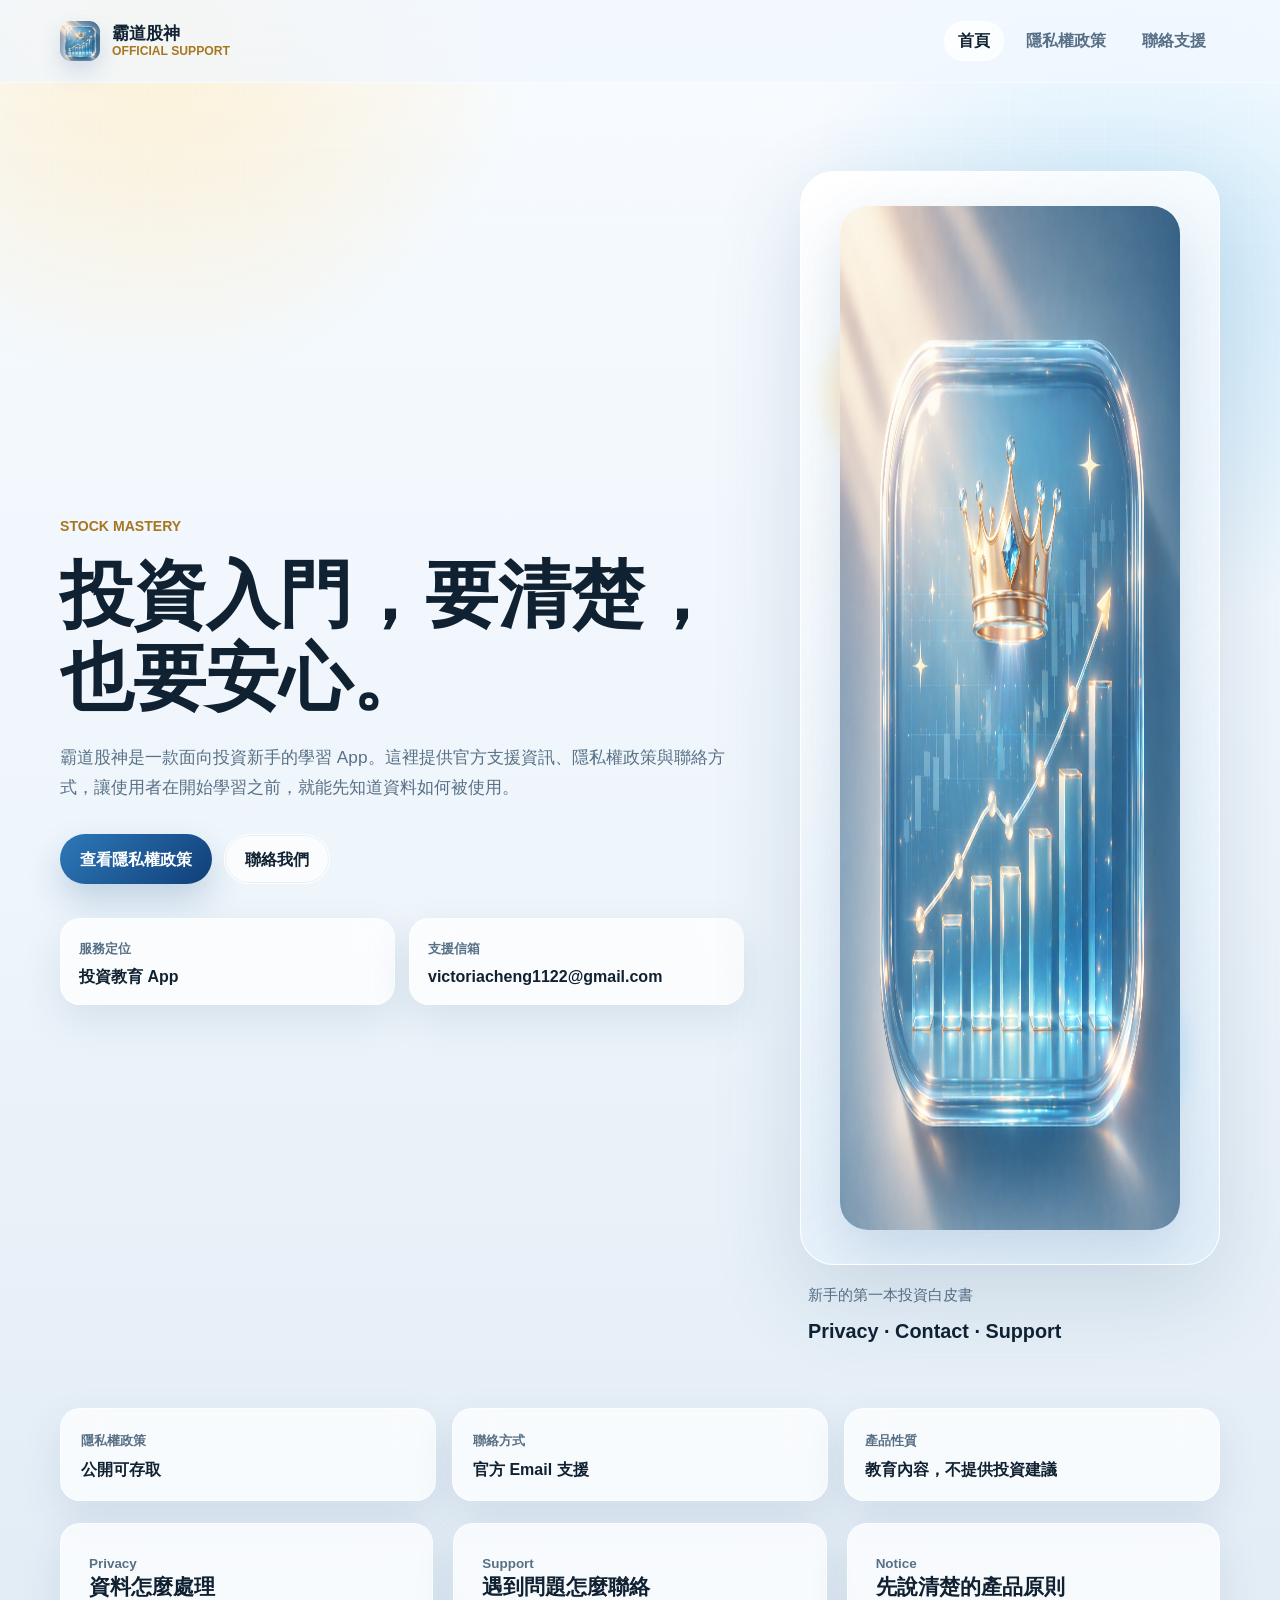
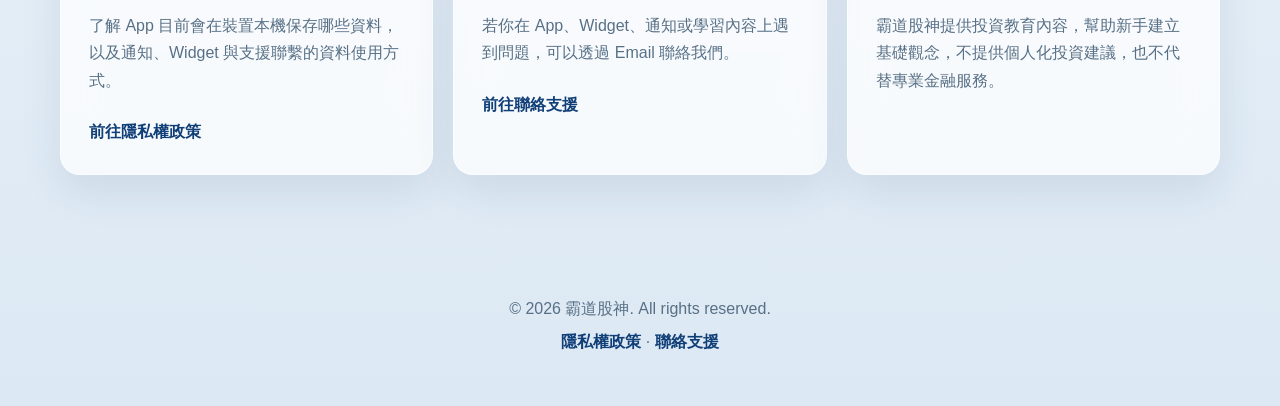
<file: index.html>
<!doctype html>
<html lang="zh-Hant">
<head>
  <meta charset="utf-8">
  <meta name="viewport" content="width=device-width, initial-scale=1">
  <title>霸道股神｜官方支援</title>
  <meta name="description" content="霸道股神 App 官方支援網站，提供隱私權政策、聯絡方式與產品說明。">
  <link rel="stylesheet" href="styles.css">
</head>
<body>
  <header class="site-header">
    <nav class="nav">
      <a class="brand" href="index.html" aria-label="霸道股神首頁">
        <img src="assets/app-icon.png" alt="霸道股神 App icon" width="40" height="40">
        <span>
          <strong>霸道股神</strong>
          <small>Official Support</small>
        </span>
      </a>
      <div class="nav-links">
        <a href="index.html" aria-current="page">首頁</a>
        <a href="privacy.html">隱私權政策</a>
        <a href="support.html">聯絡支援</a>
      </div>
    </nav>
  </header>

  <main class="page-shell">
    <section class="hero">
      <div class="hero-copy">
        <p class="eyebrow">Stock Mastery</p>
        <h1>投資入門，要清楚，也要安心。</h1>
        <p class="lead">霸道股神是一款面向投資新手的學習 App。這裡提供官方支援資訊、隱私權政策與聯絡方式，讓使用者在開始學習之前，就能先知道資料如何被使用。</p>
        <div class="actions">
          <a class="button primary" href="privacy.html">查看隱私權政策</a>
          <a class="button secondary" href="support.html">聯絡我們</a>
        </div>
        <div class="hero-metadata">
          <div>
            <span>服務定位</span>
            <strong>投資教育 App</strong>
          </div>
          <div>
            <span>支援信箱</span>
            <strong>victoriacheng1122@gmail.com</strong>
          </div>
        </div>
      </div>

      <div class="icon-stage" aria-label="霸道股神 App icon">
        <div class="icon-card">
          <div class="halo halo-a"></div>
          <div class="halo halo-b"></div>
          <img src="assets/app-icon.png" alt="霸道股神 App icon" width="1024" height="1024">
        </div>
        <div class="stage-caption">
          <span>新手的第一本投資白皮書</span>
          <strong>Privacy · Contact · Support</strong>
        </div>
      </div>
    </section>

    <section class="glass-strip" aria-label="快速資訊">
      <article>
        <span>隱私權政策</span>
        <strong>公開可存取</strong>
      </article>
      <article>
        <span>聯絡方式</span>
        <strong>官方 Email 支援</strong>
      </article>
      <article>
        <span>產品性質</span>
        <strong>教育內容，不提供投資建議</strong>
      </article>
    </section>

    <section class="feature-grid">
      <article class="card">
        <span class="card-label">Privacy</span>
        <h2>資料怎麼處理</h2>
        <p>了解 App 目前會在裝置本機保存哪些資料，以及通知、Widget 與支援聯繫的資料使用方式。</p>
        <a href="privacy.html">前往隱私權政策</a>
      </article>

      <article class="card">
        <span class="card-label">Support</span>
        <h2>遇到問題怎麼聯絡</h2>
        <p>若你在 App、Widget、通知或學習內容上遇到問題，可以透過 Email 聯絡我們。</p>
        <a href="support.html">前往聯絡支援</a>
      </article>

      <article class="card">
        <span class="card-label">Notice</span>
        <h2>先說清楚的產品原則</h2>
        <p>霸道股神提供投資教育內容，幫助新手建立基礎觀念，不提供個人化投資建議，也不代替專業金融服務。</p>
      </article>
    </section>
  </main>

  <footer class="site-footer">
    <p>© 2026 霸道股神. All rights reserved.</p>
    <p><a href="privacy.html">隱私權政策</a> · <a href="support.html">聯絡支援</a></p>
  </footer>
</body>
</html>
</file>
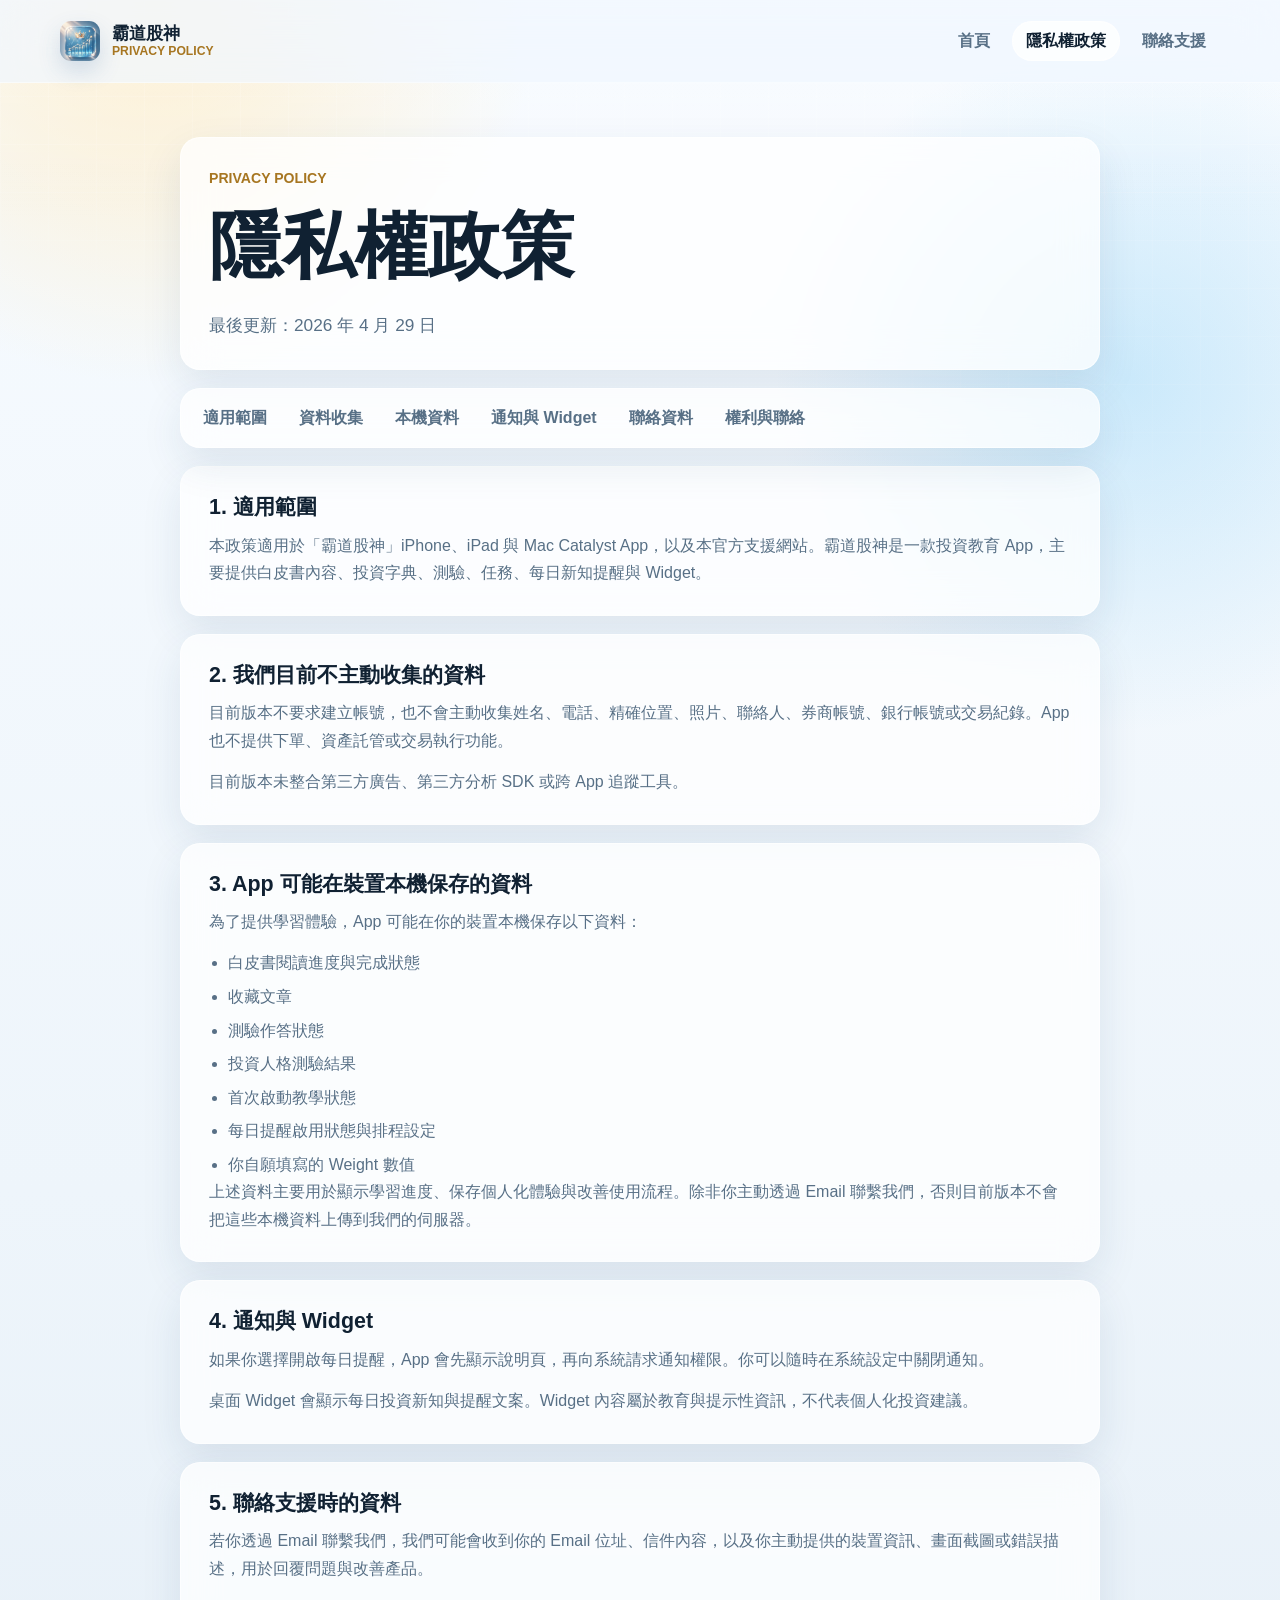
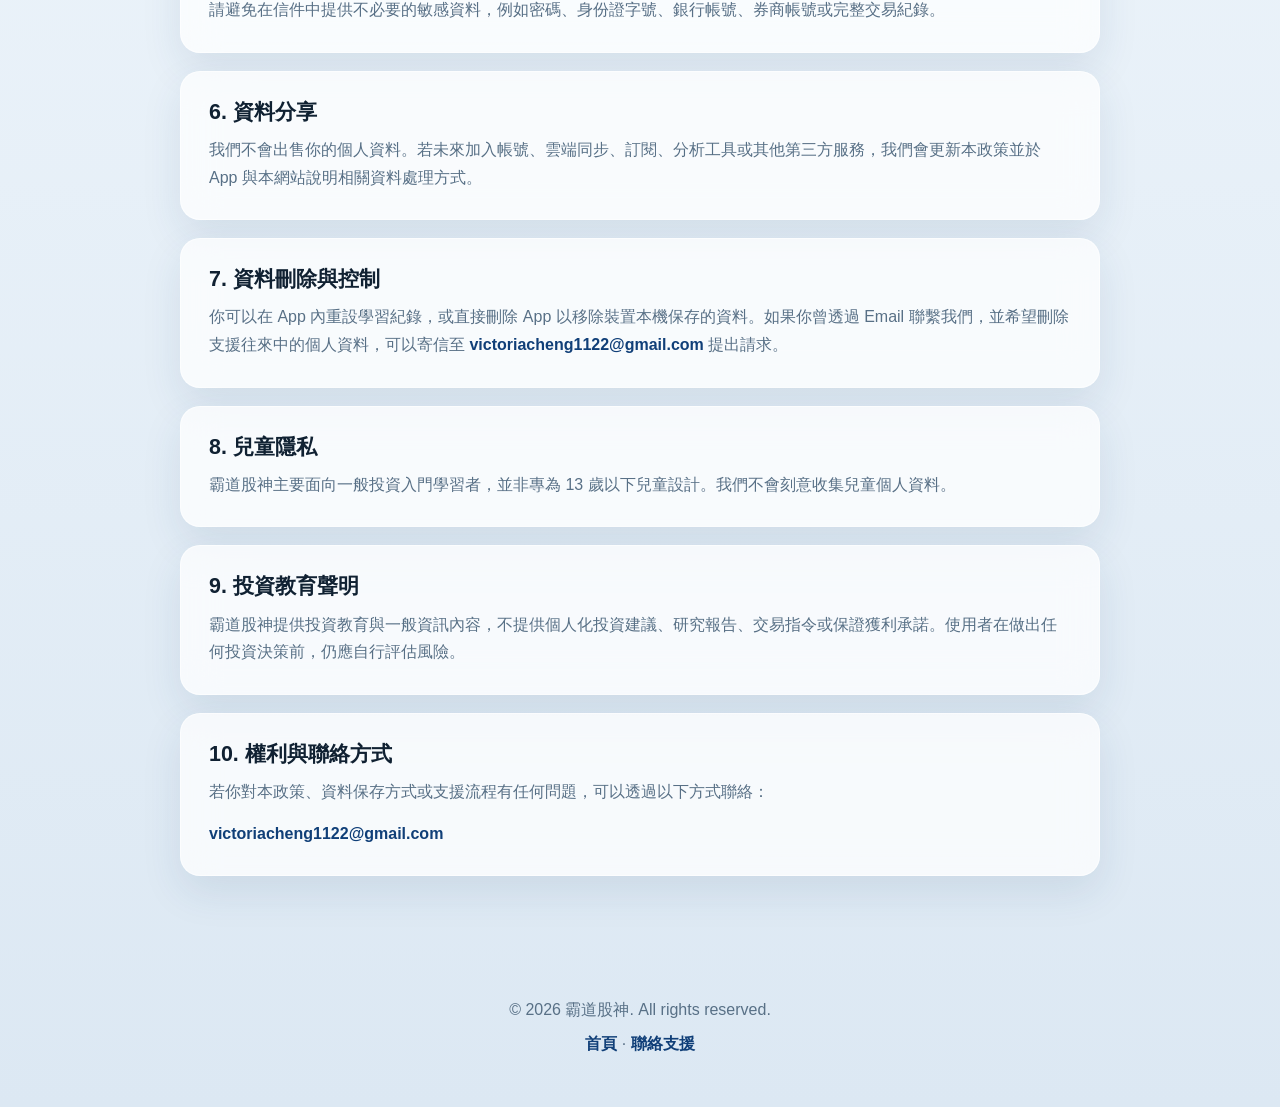
<file: privacy.html>
<!doctype html>
<html lang="zh-Hant">
<head>
  <meta charset="utf-8">
  <meta name="viewport" content="width=device-width, initial-scale=1">
  <title>霸道股神｜隱私權政策</title>
  <meta name="description" content="霸道股神 App 隱私權政策，說明資料保存、通知、Widget 與聯絡支援相關資訊。">
  <link rel="stylesheet" href="styles.css">
</head>
<body>
  <header class="site-header">
    <nav class="nav">
      <a class="brand" href="index.html" aria-label="霸道股神首頁">
        <img src="assets/app-icon.png" alt="霸道股神 App icon" width="40" height="40">
        <span>
          <strong>霸道股神</strong>
          <small>Privacy Policy</small>
        </span>
      </a>
      <div class="nav-links">
        <a href="index.html">首頁</a>
        <a href="privacy.html" aria-current="page">隱私權政策</a>
        <a href="support.html">聯絡支援</a>
      </div>
    </nav>
  </header>

  <main class="page-shell page-narrow">
    <section class="page-hero">
      <p class="eyebrow">Privacy Policy</p>
      <h1>隱私權政策</h1>
      <p class="lead">最後更新：2026 年 4 月 29 日</p>
    </section>

    <nav class="policy-toc" aria-label="隱私權政策目錄">
      <a href="#scope">適用範圍</a>
      <a href="#collection">資料收集</a>
      <a href="#local-data">本機資料</a>
      <a href="#notifications">通知與 Widget</a>
      <a href="#contact">聯絡資料</a>
      <a href="#choices">權利與聯絡</a>
    </nav>

    <section class="policy-section" id="scope">
      <h2>1. 適用範圍</h2>
      <p>本政策適用於「霸道股神」iPhone、iPad 與 Mac Catalyst App，以及本官方支援網站。霸道股神是一款投資教育 App，主要提供白皮書內容、投資字典、測驗、任務、每日新知提醒與 Widget。</p>
    </section>

    <section class="policy-section" id="collection">
      <h2>2. 我們目前不主動收集的資料</h2>
      <p>目前版本不要求建立帳號，也不會主動收集姓名、電話、精確位置、照片、聯絡人、券商帳號、銀行帳號或交易紀錄。App 也不提供下單、資產託管或交易執行功能。</p>
      <p>目前版本未整合第三方廣告、第三方分析 SDK 或跨 App 追蹤工具。</p>
    </section>

    <section class="policy-section" id="local-data">
      <h2>3. App 可能在裝置本機保存的資料</h2>
      <p>為了提供學習體驗，App 可能在你的裝置本機保存以下資料：</p>
      <ul>
        <li>白皮書閱讀進度與完成狀態</li>
        <li>收藏文章</li>
        <li>測驗作答狀態</li>
        <li>投資人格測驗結果</li>
        <li>首次啟動教學狀態</li>
        <li>每日提醒啟用狀態與排程設定</li>
        <li>你自願填寫的 Weight 數值</li>
      </ul>
      <p>上述資料主要用於顯示學習進度、保存個人化體驗與改善使用流程。除非你主動透過 Email 聯繫我們，否則目前版本不會把這些本機資料上傳到我們的伺服器。</p>
    </section>

    <section class="policy-section" id="notifications">
      <h2>4. 通知與 Widget</h2>
      <p>如果你選擇開啟每日提醒，App 會先顯示說明頁，再向系統請求通知權限。你可以隨時在系統設定中關閉通知。</p>
      <p>桌面 Widget 會顯示每日投資新知與提醒文案。Widget 內容屬於教育與提示性資訊，不代表個人化投資建議。</p>
    </section>

    <section class="policy-section" id="contact">
      <h2>5. 聯絡支援時的資料</h2>
      <p>若你透過 Email 聯繫我們，我們可能會收到你的 Email 位址、信件內容，以及你主動提供的裝置資訊、畫面截圖或錯誤描述，用於回覆問題與改善產品。</p>
      <p>請避免在信件中提供不必要的敏感資料，例如密碼、身份證字號、銀行帳號、券商帳號或完整交易紀錄。</p>
    </section>

    <section class="policy-section">
      <h2>6. 資料分享</h2>
      <p>我們不會出售你的個人資料。若未來加入帳號、雲端同步、訂閱、分析工具或其他第三方服務，我們會更新本政策並於 App 與本網站說明相關資料處理方式。</p>
    </section>

    <section class="policy-section">
      <h2>7. 資料刪除與控制</h2>
      <p>你可以在 App 內重設學習紀錄，或直接刪除 App 以移除裝置本機保存的資料。如果你曾透過 Email 聯繫我們，並希望刪除支援往來中的個人資料，可以寄信至 <a href="mailto:victoriacheng1122@gmail.com">victoriacheng1122@gmail.com</a> 提出請求。</p>
    </section>

    <section class="policy-section">
      <h2>8. 兒童隱私</h2>
      <p>霸道股神主要面向一般投資入門學習者，並非專為 13 歲以下兒童設計。我們不會刻意收集兒童個人資料。</p>
    </section>

    <section class="policy-section">
      <h2>9. 投資教育聲明</h2>
      <p>霸道股神提供投資教育與一般資訊內容，不提供個人化投資建議、研究報告、交易指令或保證獲利承諾。使用者在做出任何投資決策前，仍應自行評估風險。</p>
    </section>

    <section class="policy-section" id="choices">
      <h2>10. 權利與聯絡方式</h2>
      <p>若你對本政策、資料保存方式或支援流程有任何問題，可以透過以下方式聯絡：</p>
      <p><a href="mailto:victoriacheng1122@gmail.com">victoriacheng1122@gmail.com</a></p>
    </section>
  </main>

  <footer class="site-footer">
    <p>© 2026 霸道股神. All rights reserved.</p>
    <p><a href="index.html">首頁</a> · <a href="support.html">聯絡支援</a></p>
  </footer>
</body>
</html>
</file>
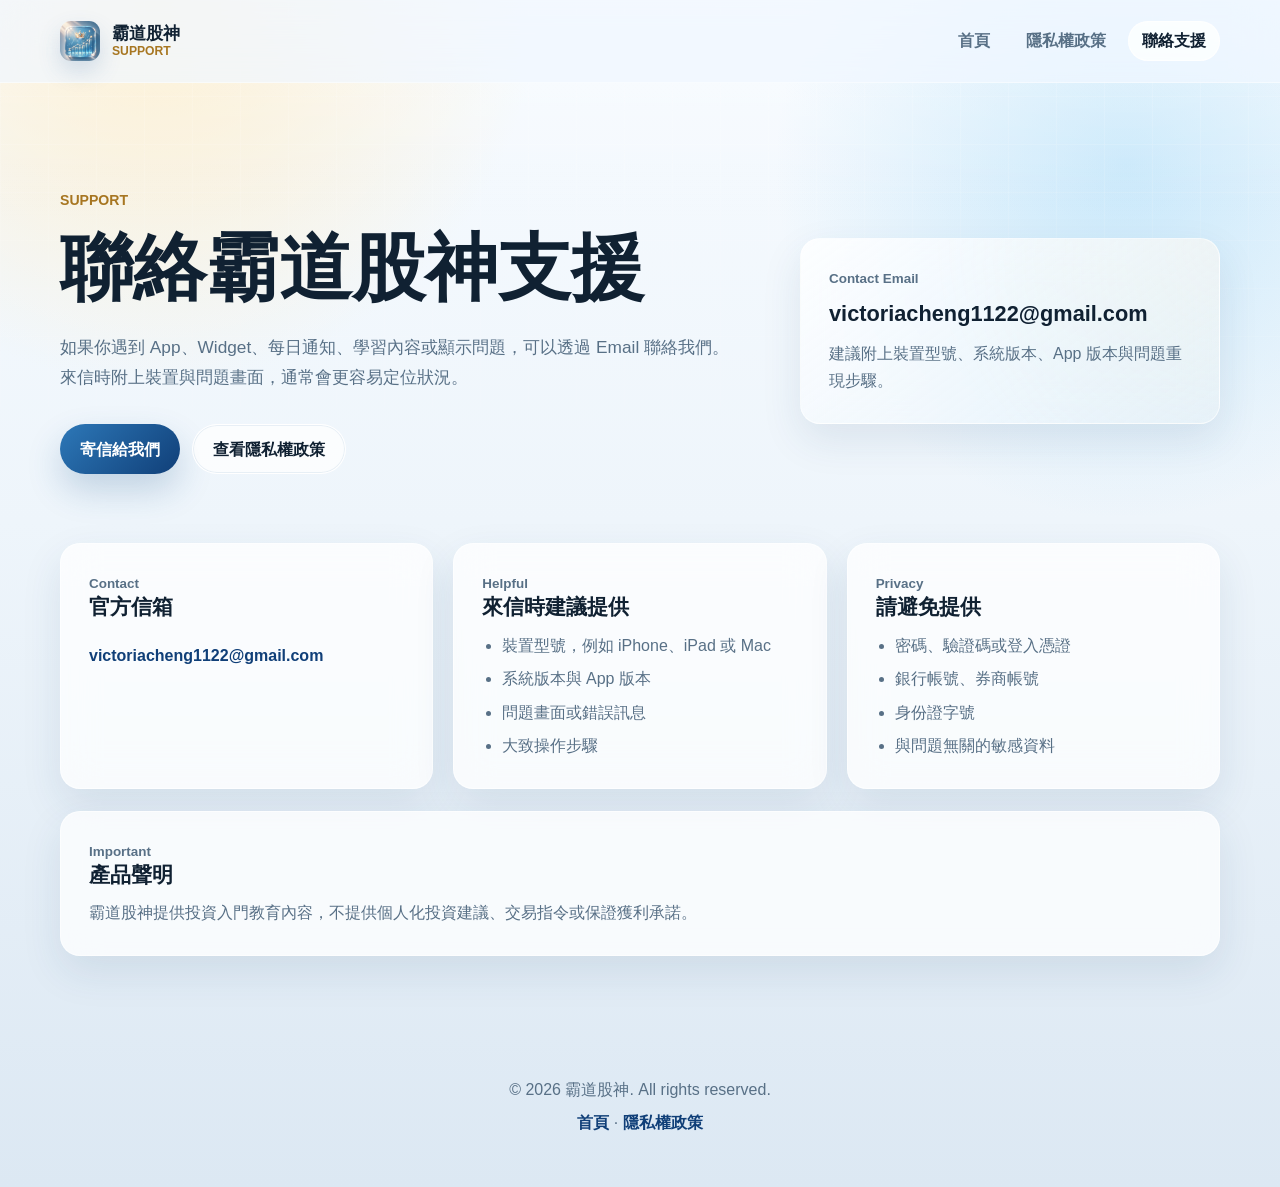
<file: support.html>
<!doctype html>
<html lang="zh-Hant">
<head>
  <meta charset="utf-8">
  <meta name="viewport" content="width=device-width, initial-scale=1">
  <title>霸道股神｜聯絡支援</title>
  <meta name="description" content="霸道股神 App 聯絡支援頁面，提供官方信箱與問題回報建議。">
  <link rel="stylesheet" href="styles.css">
</head>
<body>
  <header class="site-header">
    <nav class="nav">
      <a class="brand" href="index.html" aria-label="霸道股神首頁">
        <img src="assets/app-icon.png" alt="霸道股神 App icon" width="40" height="40">
        <span>
          <strong>霸道股神</strong>
          <small>Support</small>
        </span>
      </a>
      <div class="nav-links">
        <a href="index.html">首頁</a>
        <a href="privacy.html">隱私權政策</a>
        <a href="support.html" aria-current="page">聯絡支援</a>
      </div>
    </nav>
  </header>

  <main class="page-shell">
    <section class="hero hero-compact">
      <div class="hero-copy">
        <p class="eyebrow">Support</p>
        <h1>聯絡霸道股神支援</h1>
        <p class="lead">如果你遇到 App、Widget、每日通知、學習內容或顯示問題，可以透過 Email 聯絡我們。來信時附上裝置與問題畫面，通常會更容易定位狀況。</p>
        <div class="actions">
          <a class="button primary" href="mailto:victoriacheng1122@gmail.com?subject=%E9%9C%B8%E9%81%93%E8%82%A1%E7%A5%9E%20App%20Support">寄信給我們</a>
          <a class="button secondary" href="privacy.html">查看隱私權政策</a>
        </div>
      </div>

      <div class="support-card">
        <span>Contact Email</span>
        <strong>victoriacheng1122@gmail.com</strong>
        <p>建議附上裝置型號、系統版本、App 版本與問題重現步驟。</p>
      </div>
    </section>

    <section class="feature-grid support-grid">
      <article class="card">
        <span class="card-label">Contact</span>
        <h2>官方信箱</h2>
        <p><a href="mailto:victoriacheng1122@gmail.com">victoriacheng1122@gmail.com</a></p>
      </article>

      <article class="card">
        <span class="card-label">Helpful</span>
        <h2>來信時建議提供</h2>
        <ul>
          <li>裝置型號，例如 iPhone、iPad 或 Mac</li>
          <li>系統版本與 App 版本</li>
          <li>問題畫面或錯誤訊息</li>
          <li>大致操作步驟</li>
        </ul>
      </article>

      <article class="card">
        <span class="card-label">Privacy</span>
        <h2>請避免提供</h2>
        <ul>
          <li>密碼、驗證碼或登入憑證</li>
          <li>銀行帳號、券商帳號</li>
          <li>身份證字號</li>
          <li>與問題無關的敏感資料</li>
        </ul>
      </article>
    </section>

    <section class="notice-card">
      <span class="card-label">Important</span>
      <h2>產品聲明</h2>
      <p>霸道股神提供投資入門教育內容，不提供個人化投資建議、交易指令或保證獲利承諾。</p>
    </section>
  </main>

  <footer class="site-footer">
    <p>© 2026 霸道股神. All rights reserved.</p>
    <p><a href="index.html">首頁</a> · <a href="privacy.html">隱私權政策</a></p>
  </footer>
</body>
</html>
</file>
<file: styles.css>
:root {
  color-scheme: light;
  --bg: #eef5fb;
  --bg-deep: #dce8f3;
  --surface: rgba(255, 255, 255, 0.74);
  --surface-strong: rgba(255, 255, 255, 0.90);
  --surface-soft: rgba(239, 247, 255, 0.68);
  --ink: #102132;
  --muted: #587086;
  --line: rgba(96, 142, 178, 0.20);
  --line-strong: rgba(255, 255, 255, 0.58);
  --blue: #2d78b8;
  --blue-deep: #103f78;
  --sky: #72c7f5;
  --gold: #d8af59;
  --gold-deep: #a77621;
  --warm: #fff2d4;
  --shadow: 0 30px 90px rgba(34, 73, 112, 0.16);
  --shadow-soft: 0 16px 40px rgba(34, 73, 112, 0.10);
}

* {
  box-sizing: border-box;
}

html {
  scroll-behavior: smooth;
}

body {
  margin: 0;
  min-height: 100vh;
  font-family: -apple-system, BlinkMacSystemFont, "SF Pro Text", "PingFang TC", "Noto Sans TC", sans-serif;
  color: var(--ink);
  line-height: 1.72;
  text-rendering: optimizeLegibility;
  -webkit-font-smoothing: antialiased;
  background:
    radial-gradient(circle at 12% 0%, rgba(255, 236, 196, 0.90), transparent 24rem),
    radial-gradient(circle at 88% 14%, rgba(114, 199, 245, 0.32), transparent 22rem),
    linear-gradient(180deg, #f7fbff 0%, var(--bg) 44%, var(--bg-deep) 100%);
}

body::before {
  content: "";
  position: fixed;
  inset: 0;
  pointer-events: none;
  background:
    linear-gradient(180deg, rgba(255, 255, 255, 0.42), transparent 24%),
    linear-gradient(90deg, rgba(255, 255, 255, 0.18) 1px, transparent 1px),
    linear-gradient(rgba(255, 255, 255, 0.18) 1px, transparent 1px);
  background-size: auto, 48px 48px, 48px 48px;
  mask-image: linear-gradient(180deg, rgba(0, 0, 0, 0.9), transparent 72%);
}

a {
  color: var(--blue-deep);
  text-decoration: none;
  font-weight: 760;
}

a:hover {
  text-decoration: underline;
  text-underline-offset: 4px;
}

img {
  max-width: 100%;
  display: block;
}

.site-header {
  position: sticky;
  top: 0;
  z-index: 20;
  border-bottom: 1px solid rgba(255, 255, 255, 0.46);
  background: rgba(239, 247, 255, 0.70);
  backdrop-filter: blur(22px);
}

.nav,
.page-shell,
.site-footer {
  width: min(1160px, calc(100% - 40px));
  margin: 0 auto;
}

.nav {
  min-height: 82px;
  display: flex;
  align-items: center;
  justify-content: space-between;
  gap: 24px;
}

.brand {
  display: inline-flex;
  align-items: center;
  gap: 12px;
  color: var(--ink);
}

.brand img {
  width: 40px;
  height: 40px;
  border-radius: 11px;
  box-shadow: 0 10px 22px rgba(50, 101, 153, 0.18);
}

.brand span {
  display: grid;
  gap: 2px;
}

.brand strong {
  font-size: 1.08rem;
  line-height: 1.1;
}

.brand small {
  color: var(--gold-deep);
  font-size: 0.76rem;
  line-height: 1.1;
  text-transform: uppercase;
}

.nav-links {
  display: flex;
  gap: 8px;
  flex-wrap: wrap;
  justify-content: flex-end;
}

.nav-links a {
  min-height: 40px;
  display: inline-flex;
  align-items: center;
  padding: 0 14px;
  border-radius: 999px;
  color: var(--muted);
}

.nav-links a[aria-current="page"],
.nav-links a:hover {
  color: var(--ink);
  background: rgba(255, 255, 255, 0.74);
  text-decoration: none;
  box-shadow: inset 0 0 0 1px rgba(255, 255, 255, 0.68);
}

.page-shell {
  position: relative;
  padding-bottom: 88px;
}

.page-narrow {
  width: min(920px, calc(100% - 40px));
}

.hero {
  min-height: 620px;
  padding: 88px 0 52px;
  display: grid;
  grid-template-columns: minmax(0, 1.1fr) minmax(320px, 420px);
  gap: 56px;
  align-items: center;
}

.hero-compact {
  min-height: 460px;
}

.hero-copy,
.page-hero {
  min-width: 0;
}

.eyebrow {
  margin: 0 0 14px;
  color: var(--gold-deep);
  font-weight: 860;
  font-size: 0.88rem;
  letter-spacing: 0;
  text-transform: uppercase;
}

h1,
h2 {
  margin: 0;
  letter-spacing: 0;
  line-height: 1.14;
}

h1 {
  font-size: clamp(2.8rem, 5.7vw, 5.4rem);
  max-width: 10.5em;
}

h2 {
  font-size: 1.34rem;
  margin-bottom: 12px;
}

.lead {
  max-width: 680px;
  margin: 24px 0 0;
  color: var(--muted);
  font-size: 1.08rem;
}

.actions {
  margin-top: 32px;
  display: flex;
  gap: 12px;
  flex-wrap: wrap;
}

.button {
  min-height: 50px;
  padding: 0 20px;
  border-radius: 999px;
  display: inline-flex;
  align-items: center;
  justify-content: center;
  transition: transform 180ms ease, box-shadow 180ms ease, background 180ms ease;
}

.button:hover {
  transform: translateY(-1px);
  text-decoration: none;
}

.button.primary {
  color: #fff;
  background: linear-gradient(135deg, var(--blue), var(--blue-deep));
  box-shadow: 0 16px 34px rgba(27, 88, 143, 0.22);
}

.button.secondary {
  color: var(--ink);
  background: rgba(255, 255, 255, 0.72);
  border: 1px solid rgba(255, 255, 255, 0.86);
  box-shadow: inset 0 0 0 1px rgba(94, 140, 177, 0.12);
}

.hero-metadata {
  margin-top: 34px;
  display: grid;
  grid-template-columns: repeat(2, minmax(0, 1fr));
  gap: 14px;
}

.hero-metadata div,
.glass-strip article,
.card,
.policy-section,
.policy-toc,
.support-card,
.notice-card,
.page-hero {
  border: 1px solid var(--line-strong);
  border-radius: 20px;
  background: var(--surface);
  box-shadow: var(--shadow-soft);
  backdrop-filter: blur(18px);
}

.hero-metadata div {
  padding: 18px 18px 16px;
}

.hero-metadata span,
.glass-strip span,
.card-label,
.support-card span {
  display: block;
  color: var(--muted);
  font-size: 0.84rem;
  font-weight: 760;
}

.hero-metadata strong,
.glass-strip strong {
  display: block;
  margin-top: 6px;
  font-size: 1rem;
  line-height: 1.35;
}

.icon-stage {
  display: grid;
  gap: 18px;
}

.icon-card {
  position: relative;
  padding: 34px;
  border-radius: 34px;
  background:
    linear-gradient(145deg, rgba(255, 255, 255, 0.82), rgba(220, 237, 250, 0.58)),
    radial-gradient(circle at top left, rgba(255, 255, 255, 0.90), transparent 58%);
  border: 1px solid rgba(255, 255, 255, 0.94);
  box-shadow: var(--shadow);
  overflow: hidden;
  isolation: isolate;
}

.icon-card img {
  position: relative;
  z-index: 2;
  width: 100%;
  max-width: 340px;
  margin: 0 auto;
  border-radius: 28px;
  box-shadow: 0 22px 56px rgba(49, 96, 142, 0.18);
}

.halo {
  position: absolute;
  border-radius: 999px;
  filter: blur(10px);
  opacity: 0.85;
}

.halo-a {
  inset: 12% auto auto 6%;
  width: 180px;
  height: 180px;
  background: rgba(255, 233, 186, 0.72);
}

.halo-b {
  inset: auto 8% 10% auto;
  width: 200px;
  height: 200px;
  background: rgba(127, 208, 255, 0.34);
}

.stage-caption {
  padding: 0 8px;
}

.stage-caption span {
  display: block;
  color: var(--muted);
  font-size: 0.92rem;
}

.stage-caption strong {
  display: block;
  margin-top: 6px;
  font-size: 1.24rem;
}

.glass-strip {
  display: grid;
  grid-template-columns: repeat(3, minmax(0, 1fr));
  gap: 16px;
  margin-top: 8px;
}

.glass-strip article {
  padding: 20px;
}

.feature-grid {
  display: grid;
  grid-template-columns: repeat(3, minmax(0, 1fr));
  gap: 20px;
  margin-top: 22px;
}

.support-grid {
  margin-top: 0;
}

.card,
.policy-section,
.support-card,
.notice-card,
.page-hero {
  padding: 28px;
}

.card p,
.policy-section p,
.support-card p,
.notice-card p {
  margin: 0 0 14px;
  color: var(--muted);
}

.card p:last-child,
.policy-section p:last-child,
.support-card p:last-child,
.notice-card p:last-child {
  margin-bottom: 0;
}

.card a {
  display: inline-flex;
  margin-top: 10px;
}

ul {
  margin: 0;
  padding-left: 1.2rem;
  color: var(--muted);
}

li + li {
  margin-top: 6px;
}

.page-hero {
  margin-top: 54px;
}

.policy-toc {
  position: sticky;
  top: 96px;
  z-index: 5;
  margin-top: 18px;
  padding: 10px;
  display: flex;
  gap: 8px;
  flex-wrap: wrap;
}

.policy-toc a {
  min-height: 38px;
  display: inline-flex;
  align-items: center;
  padding: 0 12px;
  border-radius: 999px;
  color: var(--muted);
}

.policy-toc a:hover {
  text-decoration: none;
  color: var(--ink);
  background: rgba(255, 255, 255, 0.74);
}

.policy-section {
  margin-top: 18px;
}

.support-card {
  align-self: center;
  background:
    linear-gradient(145deg, rgba(255, 255, 255, 0.82), rgba(229, 242, 252, 0.64)),
    radial-gradient(circle at top right, rgba(255, 232, 188, 0.42), transparent 18rem);
}

.support-card strong {
  display: block;
  margin: 10px 0 12px;
  font-size: 1.36rem;
  line-height: 1.28;
  overflow-wrap: anywhere;
}

.notice-card {
  margin-top: 22px;
}

.site-footer {
  padding: 26px 0 44px;
  text-align: center;
  color: var(--muted);
}

.site-footer p {
  margin: 6px 0;
}

@media (max-width: 980px) {
  .hero,
  .hero-compact {
    min-height: 0;
    grid-template-columns: 1fr;
    gap: 32px;
    padding: 62px 0 34px;
  }

  .glass-strip,
  .feature-grid {
    grid-template-columns: 1fr;
  }
}

@media (max-width: 720px) {
  .nav,
  .page-shell,
  .site-footer,
  .page-narrow {
    width: min(100% - 28px, 1160px);
  }

  .nav {
    min-height: 86px;
    padding: 12px 0;
    align-items: flex-start;
    flex-direction: column;
    justify-content: center;
    gap: 8px;
  }

  .nav-links {
    width: 100%;
    justify-content: flex-start;
    gap: 6px;
  }

  .nav-links a {
    padding: 0 12px;
    min-height: 36px;
  }

  h1 {
    font-size: clamp(2.2rem, 11.5vw, 3.5rem);
  }

  .lead {
    font-size: 1rem;
  }

  .actions,
  .hero-metadata {
    grid-template-columns: 1fr;
  }

  .actions {
    display: grid;
  }

  .button {
    width: 100%;
  }

  .icon-card,
  .card,
  .policy-section,
  .support-card,
  .notice-card,
  .page-hero {
    padding: 22px;
  }

  .policy-toc {
    position: static;
    overflow-x: auto;
    flex-wrap: nowrap;
  }

  .policy-toc a {
    white-space: nowrap;
  }
}
</file>
